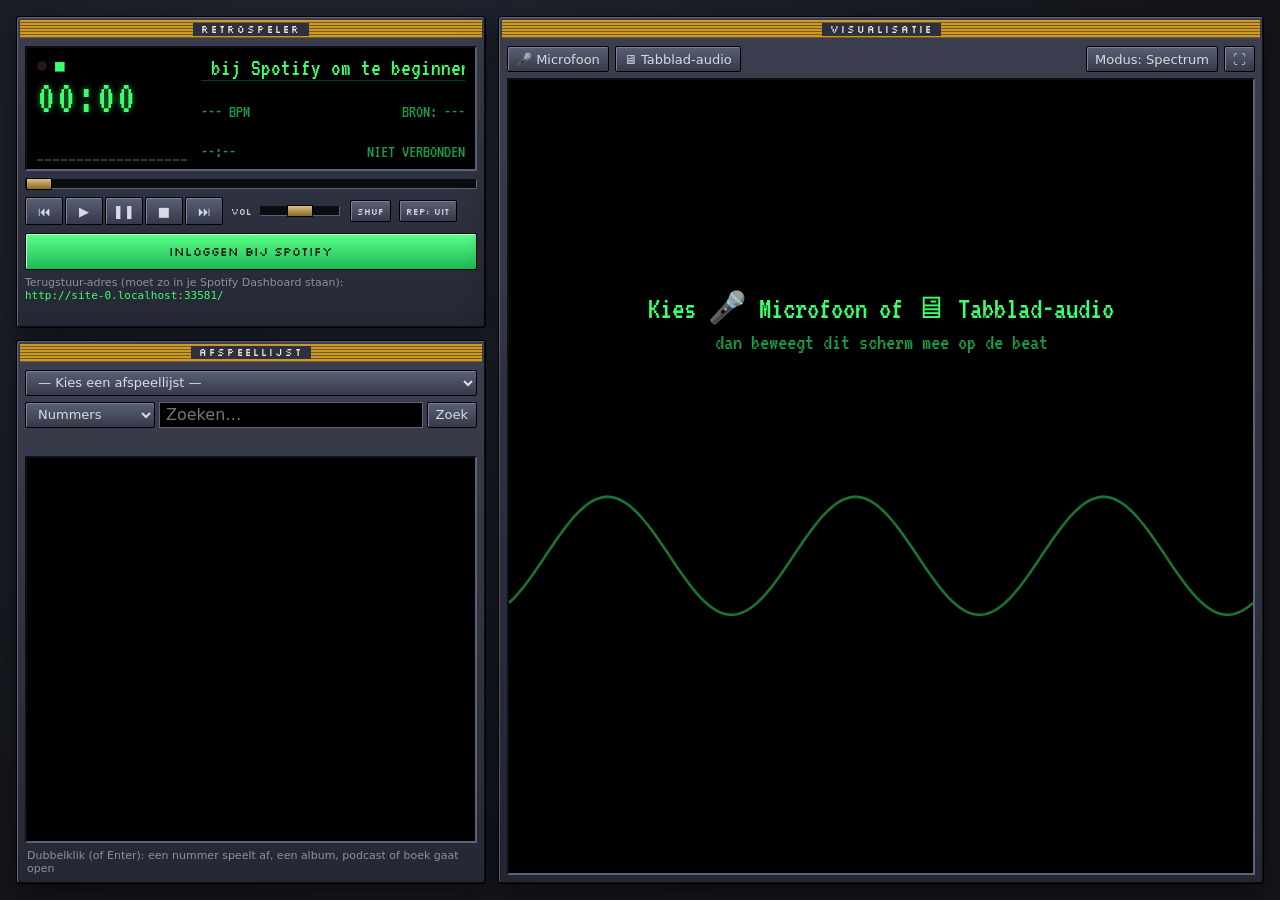
<file: index.html>
<!doctype html>
<html lang="nl">
<head>
  <meta charset="utf-8">
  <meta name="viewport" content="width=device-width, initial-scale=1">
  <title>Retrospeler</title>
  <link rel="preconnect" href="https://fonts.googleapis.com">
  <link rel="preconnect" href="https://fonts.gstatic.com" crossorigin>
  <link href="https://fonts.googleapis.com/css2?family=Silkscreen&family=VT323&display=swap" rel="stylesheet">
  <link rel="stylesheet" href="style.css">
</head>
<body>
  <main class="bureaublad">

    <!-- ========== Hoofdvenster: display en bediening ========== -->
    <section class="venster speler" aria-label="Speler">
      <header class="titelbalk">
        <span class="titel">RETROSPELER</span>
        <button id="knop-uitloggen" class="mini" title="Uitloggen" hidden>✕</button>
      </header>

      <div class="display">
        <div class="display-links">
          <div class="lampjes">
            <span id="lamp-beat" class="lamp" title="Knippert op de beat"></span>
            <span id="status-spelen">■</span>
          </div>
          <div id="tijd" class="tijd">00:00</div>
          <canvas id="mini-spectrum" width="76" height="18"></canvas>
        </div>
        <div class="display-rechts">
          <div id="marquee" class="marquee">Welkom bij de Retrospeler</div>
          <div class="info-regel">
            <span id="info-bpm">--- BPM</span>
            <span id="info-bron">BRON: ---</span>
          </div>
          <div class="info-regel">
            <span id="info-duur">--:--</span>
            <span id="info-apparaat">NIET VERBONDEN</span>
          </div>
        </div>
      </div>

      <input id="positie" class="schuif positie" type="range" min="0" max="1000" value="0" aria-label="Positie in het nummer">

      <div class="bediening">
        <div class="knoppen">
          <button id="knop-vorige" title="Vorige">⏮</button>
          <button id="knop-afspelen" title="Afspelen">▶</button>
          <button id="knop-pauze" title="Pauze">❚❚</button>
          <button id="knop-stop" title="Stop">■</button>
          <button id="knop-volgende" title="Volgende">⏭</button>
        </div>
        <label class="volume">VOL
          <input id="volume" class="schuif" type="range" min="0" max="100" value="50" aria-label="Volume">
        </label>
        <button id="knop-shuffle" class="schakel" title="Willekeurige volgorde">SHUF</button>
        <button id="knop-herhaal" class="schakel" title="Herhalen">REP: UIT</button>
      </div>

      <div id="inlog-blok" class="inlog-blok" hidden>
        <button id="knop-inloggen" class="groot">Inloggen bij Spotify</button>
        <p class="hint">Terugstuur-adres (moet zo in je Spotify Dashboard staan):<br>
          <code id="terugstuur-adres"></code></p>
      </div>
      <div id="melding" class="melding" role="status"></div>
    </section>

    <!-- ========== Visualisatievenster ========== -->
    <section class="venster visualisatie" aria-label="Visualisatie">
      <header class="titelbalk"><span class="titel">VISUALISATIE</span></header>
      <div class="werkbalk">
        <button id="knop-microfoon" title="Luister via de microfoon naar de muziek uit je speakers">🎤 Microfoon</button>
        <button id="knop-tabblad" title="Deel het geluid van dit tabblad (Chrome/Edge)">🖥 Tabblad-audio</button>
        <span class="opvulling"></span>
        <button id="knop-modus" title="Andere visualisatie">Modus: Spectrum</button>
        <button id="knop-volledig" title="Volledig scherm">⛶</button>
      </div>
      <div id="vis-houder" class="vis-houder">
        <canvas id="vis-canvas" title="Klik: andere modus · Dubbelklik: volledig scherm"></canvas>
      </div>
    </section>

    <!-- ========== Afspeellijstvenster ========== -->
    <section class="venster afspeellijst" aria-label="Afspeellijst">
      <header class="titelbalk"><span class="titel">AFSPEELLIJST</span></header>
      <div class="werkbalk">
        <select id="kies-lijst" aria-label="Kies een afspeellijst">
          <option value="">— Kies een afspeellijst —</option>
        </select>
        <form id="zoek-formulier" class="zoeken">
          <select id="zoek-soort" aria-label="Waar zoek je naar?">
            <option value="nummers">Nummers</option>
            <option value="albums">Albums</option>
            <option value="podcasts">Podcasts</option>
            <option value="luisterboeken">Luisterboeken</option>
          </select>
          <input id="zoekterm" type="search" placeholder="Zoeken…" aria-label="Zoekterm">
          <button type="submit">Zoek</button>
        </form>
      </div>
      <div class="lijst-kop">
        <button id="knop-terug" hidden>↩ Terug</button>
        <span id="lijst-titel"></span>
      </div>
      <ol id="nummers" class="nummers"></ol>
      <div class="lijst-voet">Dubbelklik (of Enter): een nummer speelt af, een album, podcast of boek gaat open</div>
    </section>

  </main>
  <script type="module" src="app.js"></script>
</body>
</html>
</file>
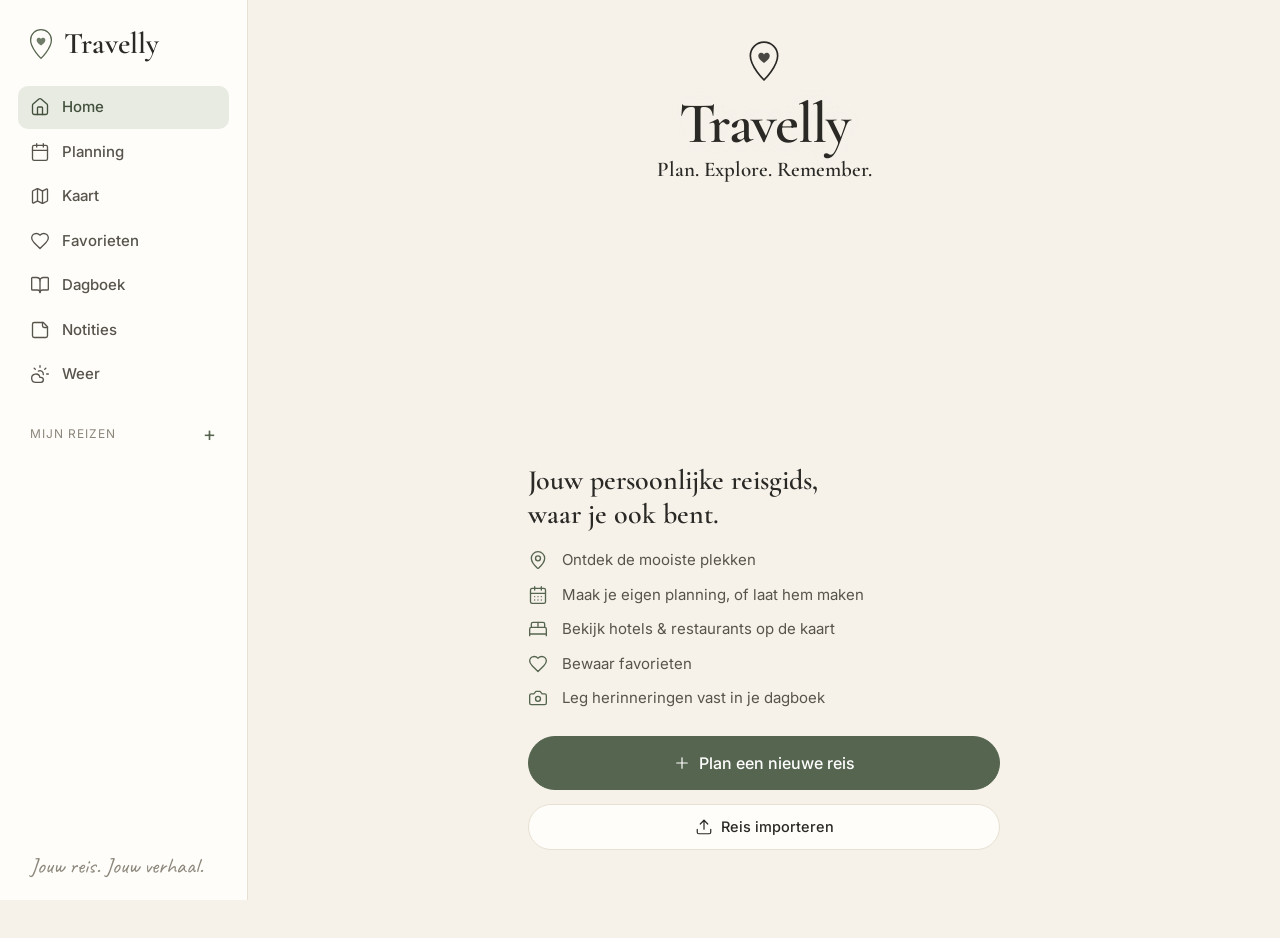
<file: travelly/index.html>
<!doctype html>
<html lang="nl">
<head>
  <meta charset="utf-8">
  <meta name="viewport" content="width=device-width, initial-scale=1, viewport-fit=cover">
  <title>Travelly – jouw persoonlijke reisgids</title>
  <meta name="description" content="Plan. Explore. Remember. Bezienswaardigheden, hotels, restaurants, slimme planning, weer en je eigen reisdagboek.">
  <meta name="theme-color" content="#F6F2EA">
  <meta name="color-scheme" content="light">
  <link rel="manifest" href="manifest.webmanifest">
  <link rel="icon" href="icons/icon.svg" type="image/svg+xml">
  <link rel="apple-touch-icon" href="icons/icon-180.png">
  <meta name="apple-mobile-web-app-capable" content="yes">
  <meta name="mobile-web-app-capable" content="yes">
  <meta name="apple-mobile-web-app-status-bar-style" content="default">
  <meta name="apple-mobile-web-app-title" content="Travelly">
  <link rel="preconnect" href="https://fonts.googleapis.com">
  <link rel="preconnect" href="https://fonts.gstatic.com" crossorigin>
  <link href="https://fonts.googleapis.com/css2?family=Cormorant+Garamond:ital,wght@0,500;0,600;1,500&family=Inter:wght@400;500;600&family=Caveat:wght@500&display=swap" rel="stylesheet">
  <link rel="stylesheet" href="vendor/leaflet.css">
  <link rel="stylesheet" href="css/app.css">
</head>
<body>
  <aside class="side">
    <a class="side-brand" href="#/">
      <svg class="logo" viewBox="0 0 32 40" aria-hidden="true"><path d="M16 38s13-12.6 13-23A13 13 0 0 0 3 15c0 10.4 13 23 13 23Z" fill="none" stroke="currentColor" stroke-width="1.6"/><path d="M16 22c-3-2.3-5.5-4.3-5.5-7a2.9 2.9 0 0 1 5.5-1.2A2.9 2.9 0 0 1 21.5 15c0 2.7-2.5 4.7-5.5 7Z" fill="currentColor" opacity=".85"/></svg>
      <span>Travelly</span>
    </a>
    <nav class="side-nav">
      <a data-nav="home" href="#/"><svg class="ic" viewBox="0 0 24 24" fill="none" stroke="currentColor" stroke-width="1.6" stroke-linecap="round" stroke-linejoin="round"><path d="M15 21v-8a1 1 0 0 0-1-1h-4a1 1 0 0 0-1 1v8"/><path d="M3 10a2 2 0 0 1 .709-1.528l7-5.999a2 2 0 0 1 2.582 0l7 5.999A2 2 0 0 1 21 10v9a2 2 0 0 1-2 2H5a2 2 0 0 1-2-2z"/></svg>Home</a>
      <a data-nav="planning" href="#/"><svg class="ic" viewBox="0 0 24 24" fill="none" stroke="currentColor" stroke-width="1.6" stroke-linecap="round" stroke-linejoin="round"><path d="M8 2v4"/><path d="M16 2v4"/><rect width="18" height="18" x="3" y="4" rx="2"/><path d="M3 10h18"/></svg>Planning</a>
      <a data-nav="kaart" href="#/"><svg class="ic" viewBox="0 0 24 24" fill="none" stroke="currentColor" stroke-width="1.6" stroke-linecap="round" stroke-linejoin="round"><path d="M14.106 5.553a2 2 0 0 0 1.788 0l3.659-1.83A1 1 0 0 1 21 4.619v12.764a1 1 0 0 1-.553.894l-4.553 2.277a2 2 0 0 1-1.788 0l-4.212-2.106a2 2 0 0 0-1.788 0l-3.659 1.83A1 1 0 0 1 3 19.381V6.618a1 1 0 0 1 .553-.894l4.553-2.277a2 2 0 0 1 1.788 0z"/><path d="M15 5.764v15"/><path d="M9 3.236v15"/></svg>Kaart</a>
      <a data-nav="favorieten" href="#/"><svg class="ic" viewBox="0 0 24 24" fill="none" stroke="currentColor" stroke-width="1.6" stroke-linecap="round" stroke-linejoin="round"><path d="M19 14c1.49-1.46 3-3.21 3-5.5A5.5 5.5 0 0 0 16.5 3c-1.76 0-3 .5-4.5 2-1.5-1.5-2.74-2-4.5-2A5.5 5.5 0 0 0 2 8.5c0 2.3 1.5 4.05 3 5.5l7 7Z"/></svg>Favorieten</a>
      <a data-nav="dagboek" href="#/"><svg class="ic" viewBox="0 0 24 24" fill="none" stroke="currentColor" stroke-width="1.6" stroke-linecap="round" stroke-linejoin="round"><path d="M12 7v14"/><path d="M3 18a1 1 0 0 1-1-1V4a1 1 0 0 1 1-1h5a4 4 0 0 1 4 4 4 4 0 0 1 4-4h5a1 1 0 0 1 1 1v13a1 1 0 0 1-1 1h-6a3 3 0 0 0-3 3 3 3 0 0 0-3-3z"/></svg>Dagboek</a>
      <a data-nav="notities" href="#/"><svg class="ic" viewBox="0 0 24 24" fill="none" stroke="currentColor" stroke-width="1.6" stroke-linecap="round" stroke-linejoin="round"><path d="M16 3H5a2 2 0 0 0-2 2v14a2 2 0 0 0 2 2h14a2 2 0 0 0 2-2V8Z"/><path d="M15 3v4a2 2 0 0 0 2 2h4"/></svg>Notities</a>
      <a data-nav="weer" href="#/"><svg class="ic" viewBox="0 0 24 24" fill="none" stroke="currentColor" stroke-width="1.6" stroke-linecap="round" stroke-linejoin="round"><path d="M12 2v2"/><path d="m4.93 4.93 1.41 1.41"/><path d="M20 12h2"/><path d="m19.07 4.93-1.41 1.41"/><path d="M15.947 12.65a4 4 0 0 0-5.925-4.128"/><path d="M13 22H7a5 5 0 1 1 4.9-6H13a3 3 0 0 1 0 6Z"/></svg>Weer</a>
    </nav>
    <div class="side-trips">
      <div class="side-h"><span>Mijn reizen</span><a href="#/nieuw" aria-label="Nieuwe reis">+</a></div>
      <div id="side-trips"></div>
    </div>
    <p class="side-foot">Jouw reis. Jouw verhaal.</p>
  </aside>

  <main id="view" class="view"></main>

  <nav class="tabbar" aria-label="Hoofdmenu">
    <a data-nav="home" href="#/"><svg class="ic" viewBox="0 0 24 24" fill="none" stroke="currentColor" stroke-width="1.6" stroke-linecap="round" stroke-linejoin="round"><path d="M15 21v-8a1 1 0 0 0-1-1h-4a1 1 0 0 0-1 1v8"/><path d="M3 10a2 2 0 0 1 .709-1.528l7-5.999a2 2 0 0 1 2.582 0l7 5.999A2 2 0 0 1 21 10v9a2 2 0 0 1-2 2H5a2 2 0 0 1-2-2z"/></svg><span>Home</span></a>
    <a data-nav="planning" href="#/"><svg class="ic" viewBox="0 0 24 24" fill="none" stroke="currentColor" stroke-width="1.6" stroke-linecap="round" stroke-linejoin="round"><path d="M8 2v4"/><path d="M16 2v4"/><rect width="18" height="18" x="3" y="4" rx="2"/><path d="M3 10h18"/></svg><span>Planning</span></a>
    <a data-nav="favorieten" href="#/"><svg class="ic" viewBox="0 0 24 24" fill="none" stroke="currentColor" stroke-width="1.6" stroke-linecap="round" stroke-linejoin="round"><path d="M19 14c1.49-1.46 3-3.21 3-5.5A5.5 5.5 0 0 0 16.5 3c-1.76 0-3 .5-4.5 2-1.5-1.5-2.74-2-4.5-2A5.5 5.5 0 0 0 2 8.5c0 2.3 1.5 4.05 3 5.5l7 7Z"/></svg><span>Favorieten</span></a>
    <a data-nav="dagboek" href="#/"><svg class="ic" viewBox="0 0 24 24" fill="none" stroke="currentColor" stroke-width="1.6" stroke-linecap="round" stroke-linejoin="round"><path d="M12 7v14"/><path d="M3 18a1 1 0 0 1-1-1V4a1 1 0 0 1 1-1h5a4 4 0 0 1 4 4 4 4 0 0 1 4-4h5a1 1 0 0 1 1 1v13a1 1 0 0 1-1 1h-6a3 3 0 0 0-3 3 3 3 0 0 0-3-3z"/></svg><span>Dagboek</span></a>
    <a data-nav="meer" href="#/meer"><svg class="ic" viewBox="0 0 24 24" fill="none" stroke="currentColor" stroke-width="1.6" stroke-linecap="round" stroke-linejoin="round"><circle cx="12" cy="12" r="1"/><circle cx="19" cy="12" r="1"/><circle cx="5" cy="12" r="1"/></svg><span>Meer</span></a>
  </nav>

  <script src="vendor/leaflet.js"></script>
  <script type="module" src="js/app.js"></script>
</body>
</html>
</file>
<file: style.css>
/* style.css – het uiterlijk: een retro muziekspeler uit de jaren '90 */

:root {
  --bureau: #14161c;
  --paneel-licht: #5c6278;
  --paneel-donker: #0e0f13;
  --lcd-tekst: #3cff6e;
  --lcd-dim: #1c9a45;
  --accent: #ffb000;
  --tekst: #d8dbe6;
  --streep-a: #7a5a14;
  --streep-b: #c99a2a;
}

* {
  box-sizing: border-box;
}

body {
  margin: 0;
  min-height: 100vh;
  background: radial-gradient(circle at 30% 20%, #232733, var(--bureau) 70%);
  color: var(--tekst);
  font-family: "Segoe UI", system-ui, sans-serif;
}

button,
select,
input {
  font: inherit;
}

/* ---------- indeling ---------- */

.bureaublad {
  display: grid;
  grid-template-columns: minmax(340px, 470px) 1fr;
  grid-template-rows: auto 1fr;
  grid-template-areas:
    "speler visualisatie"
    "lijst  visualisatie";
  gap: 12px;
  padding: 16px;
  height: 100vh;
}

.speler { grid-area: speler; }
.visualisatie { grid-area: visualisatie; }
.afspeellijst { grid-area: lijst; min-height: 0; }

@media (max-width: 860px) {
  .bureaublad {
    grid-template-columns: 1fr;
    grid-template-rows: auto auto auto;
    grid-template-areas: "speler" "visualisatie" "lijst";
    height: auto;
  }
  .vis-houder { height: 60vw; min-height: 240px; }
  .nummers { max-height: 60vh; }
}

/* ---------- vensters ---------- */

.venster {
  display: flex;
  flex-direction: column;
  min-width: 0;
  background: linear-gradient(#3a3e4e, #252834);
  border: 1px solid #000;
  border-radius: 3px;
  box-shadow:
    inset 1px 1px 0 var(--paneel-licht),
    inset -1px -1px 0 var(--paneel-donker),
    0 10px 30px rgba(0, 0, 0, 0.5);
}

.titelbalk {
  position: relative;
  display: flex;
  align-items: center;
  justify-content: center;
  height: 18px;
  margin: 3px 3px 0;
  background: repeating-linear-gradient(0deg, var(--streep-a) 0 1px, var(--streep-b) 1px 3px);
}

.titelbalk .titel {
  padding: 0 8px;
  background: #2d3040;
  font-family: "Silkscreen", monospace;
  font-size: 10px;
  letter-spacing: 2px;
  color: #f0e6c8;
}

.titelbalk .mini {
  position: absolute;
  right: 2px;
  width: 16px;
  height: 14px;
  padding: 0;
  font-size: 9px;
  line-height: 1;
}

/* ---------- display ---------- */

.display {
  display: grid;
  grid-template-columns: auto 1fr;
  gap: 12px;
  margin: 8px;
  padding: 8px 10px;
  background: #000;
  border: 2px solid;
  border-color: var(--paneel-donker) var(--paneel-licht) var(--paneel-licht) var(--paneel-donker);
  font-family: "VT323", monospace;
  color: var(--lcd-tekst);
}

.lampjes {
  display: flex;
  align-items: center;
  gap: 8px;
  font-size: 16px;
}

.lamp {
  display: inline-block;
  width: 10px;
  height: 10px;
  border-radius: 50%;
  background: #2a1414;
  transition: background 0.05s;
}

.lamp.aan {
  background: #ff3b3b;
  box-shadow: 0 0 8px #ff3b3b;
}

.tijd {
  font-size: 46px;
  line-height: 1;
  letter-spacing: 2px;
  text-shadow: 0 0 6px rgba(60, 255, 110, 0.6);
}

#mini-spectrum {
  display: block;
  width: 152px;
  height: 36px;
  margin-top: 4px;
  image-rendering: pixelated;
}

.display-rechts {
  display: flex;
  flex-direction: column;
  justify-content: space-between;
  min-width: 0;
}

.marquee {
  overflow: hidden;
  white-space: pre;
  font-size: 24px;
  border-bottom: 1px solid #0b3a1a;
}

.info-regel {
  display: flex;
  justify-content: space-between;
  gap: 8px;
  font-size: 18px;
  color: var(--lcd-dim);
}

/* ---------- schuifjes ---------- */

.schuif {
  appearance: none;
  -webkit-appearance: none;
  height: 10px;
  background: #0b0c10;
  border: 1px solid;
  border-color: var(--paneel-donker) var(--paneel-licht) var(--paneel-licht) var(--paneel-donker);
  cursor: pointer;
}

.schuif::-webkit-slider-thumb {
  -webkit-appearance: none;
  width: 26px;
  height: 12px;
  background: linear-gradient(#d9c08a, #8a6a1a);
  border: 1px solid #000;
}

.schuif::-moz-range-thumb {
  width: 26px;
  height: 12px;
  background: linear-gradient(#d9c08a, #8a6a1a);
  border: 1px solid #000;
  border-radius: 0;
}

.positie {
  margin: 0 8px;
}

/* ---------- knoppen ---------- */

button,
select {
  color: var(--tekst);
  background: linear-gradient(#5a6075, #353949);
  border: 1px solid #000;
  border-radius: 2px;
  box-shadow: inset 1px 1px 0 #7a809a;
  cursor: pointer;
}

button:active {
  background: linear-gradient(#2c2f3b, #444a5c);
  box-shadow: inset 1px 1px 2px #000;
}

button:focus-visible,
select:focus-visible,
input:focus-visible,
li:focus-visible {
  outline: 2px solid var(--accent);
  outline-offset: 1px;
}

.bediening {
  display: flex;
  flex-wrap: wrap;
  align-items: center;
  gap: 8px;
  padding: 8px;
}

.knoppen {
  display: flex;
  gap: 2px;
}

.knoppen button {
  width: 38px;
  height: 28px;
  font-size: 13px;
}

.volume {
  display: flex;
  align-items: center;
  gap: 6px;
  font-family: "Silkscreen", monospace;
  font-size: 9px;
}

.volume .schuif {
  width: 80px;
}

.schakel {
  height: 22px;
  padding: 0 6px;
  font-family: "Silkscreen", monospace;
  font-size: 9px;
  white-space: nowrap;
}

.schakel.aan,
.werkbalk button.aan {
  color: var(--accent);
  text-shadow: 0 0 6px var(--accent);
}

.inlog-blok {
  padding: 0 8px 8px;
}

.groot {
  width: 100%;
  padding: 10px;
  font-family: "Silkscreen", monospace;
  font-size: 12px;
  color: #10220f;
  background: linear-gradient(#5dff8a, #1db954);
  box-shadow: inset 1px 1px 0 #b8ffd0;
}

.hint {
  margin: 6px 0 0;
  font-size: 11px;
  color: #8a90a4;
}

.hint code {
  color: var(--lcd-tekst);
  user-select: all;
  word-break: break-all;
}

.melding {
  min-height: 1.4em;
  padding: 0 10px 8px;
  font-size: 12px;
  color: #aab0c4;
}

.melding.fout {
  color: #ff8a7a;
}

/* ---------- werkbalken ---------- */

.werkbalk {
  display: flex;
  flex-wrap: wrap;
  align-items: center;
  gap: 6px;
  padding: 8px 8px 6px;
}

.werkbalk button,
.werkbalk select {
  height: 26px;
  padding: 0 8px;
  font-size: 13px;
}

.werkbalk select {
  flex: 1 1 160px;
  min-width: 0;
}

.opvulling {
  flex: 1;
}

.zoeken {
  display: flex;
  flex: 1 1 180px;
  gap: 4px;
}

.zoeken select {
  flex: 0 0 auto;
}

.lijst-kop {
  display: flex;
  align-items: center;
  gap: 8px;
  min-height: 22px;
  padding: 0 8px 4px;
  font-size: 12px;
  color: #aab0c4;
}

.lijst-kop button {
  height: 22px;
  padding: 0 8px;
  font-size: 12px;
}

#lijst-titel {
  overflow: hidden;
  white-space: nowrap;
  text-overflow: ellipsis;
}

.nummers li.map .duur {
  color: var(--lcd-dim);
}

.zoeken input {
  flex: 1;
  min-width: 0;
  height: 26px;
  padding: 0 6px;
  color: var(--lcd-tekst);
  background: #000;
  border: 1px solid var(--paneel-licht);
}

/* ---------- visualisatie ---------- */

.vis-houder {
  position: relative;
  flex: 1;
  min-height: 260px;
  margin: 0 8px 8px;
  background: #000;
  border: 2px solid;
  border-color: var(--paneel-donker) var(--paneel-licht) var(--paneel-licht) var(--paneel-donker);
}

.vis-houder:fullscreen {
  margin: 0;
  border: 0;
}

#vis-canvas {
  position: absolute;
  inset: 0;
  width: 100%;
  height: 100%;
  cursor: pointer;
}

/* ---------- afspeellijst ---------- */

.nummers {
  flex: 1;
  min-height: 120px;
  margin: 0 8px;
  padding: 4px 0;
  overflow-y: auto;
  list-style: none;
  background: #000;
  border: 2px solid;
  border-color: var(--paneel-donker) var(--paneel-licht) var(--paneel-licht) var(--paneel-donker);
  font-family: "VT323", monospace;
  font-size: 20px;
  color: var(--lcd-tekst);
}

.nummers li {
  display: flex;
  justify-content: space-between;
  gap: 12px;
  padding: 0 8px;
  white-space: nowrap;
  cursor: default;
  user-select: none;
}

.nummers li:hover {
  background: #0b2a14;
}

.nummers li.speelt {
  color: #ffffff;
  background: #1d3a8a;
}

.nummers .titel {
  overflow: hidden;
  text-overflow: ellipsis;
}

.lijst-voet {
  padding: 6px 10px 8px;
  font-size: 11px;
  color: #8a90a4;
}
</file>
<file: travelly/vendor/leaflet.css>
/* required styles */

.leaflet-pane,
.leaflet-tile,
.leaflet-marker-icon,
.leaflet-marker-shadow,
.leaflet-tile-container,
.leaflet-pane > svg,
.leaflet-pane > canvas,
.leaflet-zoom-box,
.leaflet-image-layer,
.leaflet-layer {
	position: absolute;
	left: 0;
	top: 0;
	}
.leaflet-container {
	overflow: hidden;
	}
.leaflet-tile,
.leaflet-marker-icon,
.leaflet-marker-shadow {
	-webkit-user-select: none;
	   -moz-user-select: none;
	        user-select: none;
	  -webkit-user-drag: none;
	}
/* Prevents IE11 from highlighting tiles in blue */
.leaflet-tile::selection {
	background: transparent;
}
/* Safari renders non-retina tile on retina better with this, but Chrome is worse */
.leaflet-safari .leaflet-tile {
	image-rendering: -webkit-optimize-contrast;
	}
/* hack that prevents hw layers "stretching" when loading new tiles */
.leaflet-safari .leaflet-tile-container {
	width: 1600px;
	height: 1600px;
	-webkit-transform-origin: 0 0;
	}
.leaflet-marker-icon,
.leaflet-marker-shadow {
	display: block;
	}
/* .leaflet-container svg: reset svg max-width decleration shipped in Joomla! (joomla.org) 3.x */
/* .leaflet-container img: map is broken in FF if you have max-width: 100% on tiles */
.leaflet-container .leaflet-overlay-pane svg {
	max-width: none !important;
	max-height: none !important;
	}
.leaflet-container .leaflet-marker-pane img,
.leaflet-container .leaflet-shadow-pane img,
.leaflet-container .leaflet-tile-pane img,
.leaflet-container img.leaflet-image-layer,
.leaflet-container .leaflet-tile {
	max-width: none !important;
	max-height: none !important;
	width: auto;
	padding: 0;
	}

.leaflet-container img.leaflet-tile {
	/* See: https://bugs.chromium.org/p/chromium/issues/detail?id=600120 */
	mix-blend-mode: plus-lighter;
}

.leaflet-container.leaflet-touch-zoom {
	-ms-touch-action: pan-x pan-y;
	touch-action: pan-x pan-y;
	}
.leaflet-container.leaflet-touch-drag {
	-ms-touch-action: pinch-zoom;
	/* Fallback for FF which doesn't support pinch-zoom */
	touch-action: none;
	touch-action: pinch-zoom;
}
.leaflet-container.leaflet-touch-drag.leaflet-touch-zoom {
	-ms-touch-action: none;
	touch-action: none;
}
.leaflet-container {
	-webkit-tap-highlight-color: transparent;
}
.leaflet-container a {
	-webkit-tap-highlight-color: rgba(51, 181, 229, 0.4);
}
.leaflet-tile {
	filter: inherit;
	visibility: hidden;
	}
.leaflet-tile-loaded {
	visibility: inherit;
	}
.leaflet-zoom-box {
	width: 0;
	height: 0;
	-moz-box-sizing: border-box;
	     box-sizing: border-box;
	z-index: 800;
	}
/* workaround for https://bugzilla.mozilla.org/show_bug.cgi?id=888319 */
.leaflet-overlay-pane svg {
	-moz-user-select: none;
	}

.leaflet-pane         { z-index: 400; }

.leaflet-tile-pane    { z-index: 200; }
.leaflet-overlay-pane { z-index: 400; }
.leaflet-shadow-pane  { z-index: 500; }
.leaflet-marker-pane  { z-index: 600; }
.leaflet-tooltip-pane   { z-index: 650; }
.leaflet-popup-pane   { z-index: 700; }

.leaflet-map-pane canvas { z-index: 100; }
.leaflet-map-pane svg    { z-index: 200; }

.leaflet-vml-shape {
	width: 1px;
	height: 1px;
	}
.lvml {
	behavior: url(#default#VML);
	display: inline-block;
	position: absolute;
	}


/* control positioning */

.leaflet-control {
	position: relative;
	z-index: 800;
	pointer-events: visiblePainted; /* IE 9-10 doesn't have auto */
	pointer-events: auto;
	}
.leaflet-top,
.leaflet-bottom {
	position: absolute;
	z-index: 1000;
	pointer-events: none;
	}
.leaflet-top {
	top: 0;
	}
.leaflet-right {
	right: 0;
	}
.leaflet-bottom {
	bottom: 0;
	}
.leaflet-left {
	left: 0;
	}
.leaflet-control {
	float: left;
	clear: both;
	}
.leaflet-right .leaflet-control {
	float: right;
	}
.leaflet-top .leaflet-control {
	margin-top: 10px;
	}
.leaflet-bottom .leaflet-control {
	margin-bottom: 10px;
	}
.leaflet-left .leaflet-control {
	margin-left: 10px;
	}
.leaflet-right .leaflet-control {
	margin-right: 10px;
	}


/* zoom and fade animations */

.leaflet-fade-anim .leaflet-popup {
	opacity: 0;
	-webkit-transition: opacity 0.2s linear;
	   -moz-transition: opacity 0.2s linear;
	        transition: opacity 0.2s linear;
	}
.leaflet-fade-anim .leaflet-map-pane .leaflet-popup {
	opacity: 1;
	}
.leaflet-zoom-animated {
	-webkit-transform-origin: 0 0;
	    -ms-transform-origin: 0 0;
	        transform-origin: 0 0;
	}
svg.leaflet-zoom-animated {
	will-change: transform;
}

.leaflet-zoom-anim .leaflet-zoom-animated {
	-webkit-transition: -webkit-transform 0.25s cubic-bezier(0,0,0.25,1);
	   -moz-transition:    -moz-transform 0.25s cubic-bezier(0,0,0.25,1);
	        transition:         transform 0.25s cubic-bezier(0,0,0.25,1);
	}
.leaflet-zoom-anim .leaflet-tile,
.leaflet-pan-anim .leaflet-tile {
	-webkit-transition: none;
	   -moz-transition: none;
	        transition: none;
	}

.leaflet-zoom-anim .leaflet-zoom-hide {
	visibility: hidden;
	}


/* cursors */

.leaflet-interactive {
	cursor: pointer;
	}
.leaflet-grab {
	cursor: -webkit-grab;
	cursor:    -moz-grab;
	cursor:         grab;
	}
.leaflet-crosshair,
.leaflet-crosshair .leaflet-interactive {
	cursor: crosshair;
	}
.leaflet-popup-pane,
.leaflet-control {
	cursor: auto;
	}
.leaflet-dragging .leaflet-grab,
.leaflet-dragging .leaflet-grab .leaflet-interactive,
.leaflet-dragging .leaflet-marker-draggable {
	cursor: move;
	cursor: -webkit-grabbing;
	cursor:    -moz-grabbing;
	cursor:         grabbing;
	}

/* marker & overlays interactivity */
.leaflet-marker-icon,
.leaflet-marker-shadow,
.leaflet-image-layer,
.leaflet-pane > svg path,
.leaflet-tile-container {
	pointer-events: none;
	}

.leaflet-marker-icon.leaflet-interactive,
.leaflet-image-layer.leaflet-interactive,
.leaflet-pane > svg path.leaflet-interactive,
svg.leaflet-image-layer.leaflet-interactive path {
	pointer-events: visiblePainted; /* IE 9-10 doesn't have auto */
	pointer-events: auto;
	}

/* visual tweaks */

.leaflet-container {
	background: #ddd;
	outline-offset: 1px;
	}
.leaflet-container a {
	color: #0078A8;
	}
.leaflet-zoom-box {
	border: 2px dotted #38f;
	background: rgba(255,255,255,0.5);
	}


/* general typography */
.leaflet-container {
	font-family: "Helvetica Neue", Arial, Helvetica, sans-serif;
	font-size: 12px;
	font-size: 0.75rem;
	line-height: 1.5;
	}


/* general toolbar styles */

.leaflet-bar {
	box-shadow: 0 1px 5px rgba(0,0,0,0.65);
	border-radius: 4px;
	}
.leaflet-bar a {
	background-color: #fff;
	border-bottom: 1px solid #ccc;
	width: 26px;
	height: 26px;
	line-height: 26px;
	display: block;
	text-align: center;
	text-decoration: none;
	color: black;
	}
.leaflet-bar a,
.leaflet-control-layers-toggle {
	background-position: 50% 50%;
	background-repeat: no-repeat;
	display: block;
	}
.leaflet-bar a:hover,
.leaflet-bar a:focus {
	background-color: #f4f4f4;
	}
.leaflet-bar a:first-child {
	border-top-left-radius: 4px;
	border-top-right-radius: 4px;
	}
.leaflet-bar a:last-child {
	border-bottom-left-radius: 4px;
	border-bottom-right-radius: 4px;
	border-bottom: none;
	}
.leaflet-bar a.leaflet-disabled {
	cursor: default;
	background-color: #f4f4f4;
	color: #bbb;
	}

.leaflet-touch .leaflet-bar a {
	width: 30px;
	height: 30px;
	line-height: 30px;
	}
.leaflet-touch .leaflet-bar a:first-child {
	border-top-left-radius: 2px;
	border-top-right-radius: 2px;
	}
.leaflet-touch .leaflet-bar a:last-child {
	border-bottom-left-radius: 2px;
	border-bottom-right-radius: 2px;
	}

/* zoom control */

.leaflet-control-zoom-in,
.leaflet-control-zoom-out {
	font: bold 18px 'Lucida Console', Monaco, monospace;
	text-indent: 1px;
	}

.leaflet-touch .leaflet-control-zoom-in, .leaflet-touch .leaflet-control-zoom-out  {
	font-size: 22px;
	}


/* layers control */

.leaflet-control-layers {
	box-shadow: 0 1px 5px rgba(0,0,0,0.4);
	background: #fff;
	border-radius: 5px;
	}
.leaflet-control-layers-toggle {
	background-image: url(images/layers.png);
	width: 36px;
	height: 36px;
	}
.leaflet-retina .leaflet-control-layers-toggle {
	background-image: url(images/layers-2x.png);
	background-size: 26px 26px;
	}
.leaflet-touch .leaflet-control-layers-toggle {
	width: 44px;
	height: 44px;
	}
.leaflet-control-layers .leaflet-control-layers-list,
.leaflet-control-layers-expanded .leaflet-control-layers-toggle {
	display: none;
	}
.leaflet-control-layers-expanded .leaflet-control-layers-list {
	display: block;
	position: relative;
	}
.leaflet-control-layers-expanded {
	padding: 6px 10px 6px 6px;
	color: #333;
	background: #fff;
	}
.leaflet-control-layers-scrollbar {
	overflow-y: scroll;
	overflow-x: hidden;
	padding-right: 5px;
	}
.leaflet-control-layers-selector {
	margin-top: 2px;
	position: relative;
	top: 1px;
	}
.leaflet-control-layers label {
	display: block;
	font-size: 13px;
	font-size: 1.08333em;
	}
.leaflet-control-layers-separator {
	height: 0;
	border-top: 1px solid #ddd;
	margin: 5px -10px 5px -6px;
	}

/* Default icon URLs */
.leaflet-default-icon-path { /* used only in path-guessing heuristic, see L.Icon.Default */
	background-image: url(images/marker-icon.png);
	}


/* attribution and scale controls */

.leaflet-container .leaflet-control-attribution {
	background: #fff;
	background: rgba(255, 255, 255, 0.8);
	margin: 0;
	}
.leaflet-control-attribution,
.leaflet-control-scale-line {
	padding: 0 5px;
	color: #333;
	line-height: 1.4;
	}
.leaflet-control-attribution a {
	text-decoration: none;
	}
.leaflet-control-attribution a:hover,
.leaflet-control-attribution a:focus {
	text-decoration: underline;
	}
.leaflet-attribution-flag {
	display: inline !important;
	vertical-align: baseline !important;
	width: 1em;
	height: 0.6669em;
	}
.leaflet-left .leaflet-control-scale {
	margin-left: 5px;
	}
.leaflet-bottom .leaflet-control-scale {
	margin-bottom: 5px;
	}
.leaflet-control-scale-line {
	border: 2px solid #777;
	border-top: none;
	line-height: 1.1;
	padding: 2px 5px 1px;
	white-space: nowrap;
	-moz-box-sizing: border-box;
	     box-sizing: border-box;
	background: rgba(255, 255, 255, 0.8);
	text-shadow: 1px 1px #fff;
	}
.leaflet-control-scale-line:not(:first-child) {
	border-top: 2px solid #777;
	border-bottom: none;
	margin-top: -2px;
	}
.leaflet-control-scale-line:not(:first-child):not(:last-child) {
	border-bottom: 2px solid #777;
	}

.leaflet-touch .leaflet-control-attribution,
.leaflet-touch .leaflet-control-layers,
.leaflet-touch .leaflet-bar {
	box-shadow: none;
	}
.leaflet-touch .leaflet-control-layers,
.leaflet-touch .leaflet-bar {
	border: 2px solid rgba(0,0,0,0.2);
	background-clip: padding-box;
	}


/* popup */

.leaflet-popup {
	position: absolute;
	text-align: center;
	margin-bottom: 20px;
	}
.leaflet-popup-content-wrapper {
	padding: 1px;
	text-align: left;
	border-radius: 12px;
	}
.leaflet-popup-content {
	margin: 13px 24px 13px 20px;
	line-height: 1.3;
	font-size: 13px;
	font-size: 1.08333em;
	min-height: 1px;
	}
.leaflet-popup-content p {
	margin: 17px 0;
	margin: 1.3em 0;
	}
.leaflet-popup-tip-container {
	width: 40px;
	height: 20px;
	position: absolute;
	left: 50%;
	margin-top: -1px;
	margin-left: -20px;
	overflow: hidden;
	pointer-events: none;
	}
.leaflet-popup-tip {
	width: 17px;
	height: 17px;
	padding: 1px;

	margin: -10px auto 0;
	pointer-events: auto;

	-webkit-transform: rotate(45deg);
	   -moz-transform: rotate(45deg);
	    -ms-transform: rotate(45deg);
	        transform: rotate(45deg);
	}
.leaflet-popup-content-wrapper,
.leaflet-popup-tip {
	background: white;
	color: #333;
	box-shadow: 0 3px 14px rgba(0,0,0,0.4);
	}
.leaflet-container a.leaflet-popup-close-button {
	position: absolute;
	top: 0;
	right: 0;
	border: none;
	text-align: center;
	width: 24px;
	height: 24px;
	font: 16px/24px Tahoma, Verdana, sans-serif;
	color: #757575;
	text-decoration: none;
	background: transparent;
	}
.leaflet-container a.leaflet-popup-close-button:hover,
.leaflet-container a.leaflet-popup-close-button:focus {
	color: #585858;
	}
.leaflet-popup-scrolled {
	overflow: auto;
	}

.leaflet-oldie .leaflet-popup-content-wrapper {
	-ms-zoom: 1;
	}
.leaflet-oldie .leaflet-popup-tip {
	width: 24px;
	margin: 0 auto;

	-ms-filter: "progid:DXImageTransform.Microsoft.Matrix(M11=0.70710678, M12=0.70710678, M21=-0.70710678, M22=0.70710678)";
	filter: progid:DXImageTransform.Microsoft.Matrix(M11=0.70710678, M12=0.70710678, M21=-0.70710678, M22=0.70710678);
	}

.leaflet-oldie .leaflet-control-zoom,
.leaflet-oldie .leaflet-control-layers,
.leaflet-oldie .leaflet-popup-content-wrapper,
.leaflet-oldie .leaflet-popup-tip {
	border: 1px solid #999;
	}


/* div icon */

.leaflet-div-icon {
	background: #fff;
	border: 1px solid #666;
	}


/* Tooltip */
/* Base styles for the element that has a tooltip */
.leaflet-tooltip {
	position: absolute;
	padding: 6px;
	background-color: #fff;
	border: 1px solid #fff;
	border-radius: 3px;
	color: #222;
	white-space: nowrap;
	-webkit-user-select: none;
	-moz-user-select: none;
	-ms-user-select: none;
	user-select: none;
	pointer-events: none;
	box-shadow: 0 1px 3px rgba(0,0,0,0.4);
	}
.leaflet-tooltip.leaflet-interactive {
	cursor: pointer;
	pointer-events: auto;
	}
.leaflet-tooltip-top:before,
.leaflet-tooltip-bottom:before,
.leaflet-tooltip-left:before,
.leaflet-tooltip-right:before {
	position: absolute;
	pointer-events: none;
	border: 6px solid transparent;
	background: transparent;
	content: "";
	}

/* Directions */

.leaflet-tooltip-bottom {
	margin-top: 6px;
}
.leaflet-tooltip-top {
	margin-top: -6px;
}
.leaflet-tooltip-bottom:before,
.leaflet-tooltip-top:before {
	left: 50%;
	margin-left: -6px;
	}
.leaflet-tooltip-top:before {
	bottom: 0;
	margin-bottom: -12px;
	border-top-color: #fff;
	}
.leaflet-tooltip-bottom:before {
	top: 0;
	margin-top: -12px;
	margin-left: -6px;
	border-bottom-color: #fff;
	}
.leaflet-tooltip-left {
	margin-left: -6px;
}
.leaflet-tooltip-right {
	margin-left: 6px;
}
.leaflet-tooltip-left:before,
.leaflet-tooltip-right:before {
	top: 50%;
	margin-top: -6px;
	}
.leaflet-tooltip-left:before {
	right: 0;
	margin-right: -12px;
	border-left-color: #fff;
	}
.leaflet-tooltip-right:before {
	left: 0;
	margin-left: -12px;
	border-right-color: #fff;
	}

/* Printing */

@media print {
	/* Prevent printers from removing background-images of controls. */
	.leaflet-control {
		-webkit-print-color-adjust: exact;
		print-color-adjust: exact;
		}
	}
</file>
<file: travelly/css/app.css>
/* Travelly – licht, rustig, als een mooi reisboek */
:root {
  --bg: #F6F2EA;
  --paper: #FFFDF9;
  --ink: #2A2925;
  --ink-2: #57544C;
  --muted: #8C877C;
  --line: #E7E0D3;
  --line-2: #EFE9DE;
  --accent: #56654F;
  --accent-2: #43503D;
  --accent-soft: #E7EBE1;
  --terra: #B4704E;
  --gold: #C79A4B;
  --rose: #C27C79;
  --sky: #6F93AE;
  --radius: 18px;
  --radius-s: 12px;
  --shadow: 0 1px 2px rgba(60, 50, 30, .05), 0 8px 28px rgba(60, 50, 30, .07);
  --shadow-l: 0 2px 6px rgba(60, 50, 30, .06), 0 18px 50px rgba(60, 50, 30, .12);
  --serif: 'Cormorant Garamond', 'Iowan Old Style', Georgia, serif;
  --sans: 'Inter', system-ui, -apple-system, 'Segoe UI', Roboto, sans-serif;
  --script: 'Caveat', 'Segoe Print', cursive;
  --tabbar: 68px;
  --safe-b: env(safe-area-inset-bottom, 0px);
  --side: 0px;
  color-scheme: light;
}

* { box-sizing: border-box; }
html { -webkit-text-size-adjust: 100%; }
body {
  margin: 0; background: var(--bg); color: var(--ink);
  font: 15px/1.5 var(--sans); -webkit-font-smoothing: antialiased;
  overflow-x: hidden;
}
a { color: inherit; text-decoration: none; }
button { font: inherit; color: inherit; cursor: pointer; }
img { display: block; max-width: 100%; }
h1, h2, h3 { margin: 0; font-weight: 600; }
p { margin: 0; }
[hidden] { display: none !important; }
:focus-visible { outline: 2px solid var(--accent); outline-offset: 2px; border-radius: 6px; }

.ic { width: 20px; height: 20px; flex: none; }
.serif { font-family: var(--serif); font-weight: 600; letter-spacing: -.01em; }
.xl { font-size: 38px; line-height: 1.05; }
.muted { color: var(--muted); }

/* ---------------- layout ---------------- */
.view {
  min-height: 100vh;
  padding-bottom: calc(var(--tabbar) + var(--safe-b) + 24px);
  margin-left: var(--side);
  opacity: 0; transform: translateY(6px);
  transition: opacity .28s ease, transform .28s ease;
}
.view.in { opacity: 1; transform: none; }

.side { display: none; }

.tabbar {
  position: fixed; inset: auto 0 0 0; z-index: 900;
  height: calc(var(--tabbar) + var(--safe-b)); padding-bottom: var(--safe-b);
  display: grid; grid-template-columns: repeat(5, 1fr);
  background: rgba(255, 253, 249, .92); backdrop-filter: blur(16px); -webkit-backdrop-filter: blur(16px);
  border-top: 1px solid var(--line);
}
.tabbar a { display: flex; flex-direction: column; align-items: center; justify-content: center; gap: 3px; font-size: 11px; color: var(--muted); }
.tabbar a .ic { width: 22px; height: 22px; }
.tabbar a.active { color: var(--accent-2); }
.tabbar a.active .ic { stroke-width: 2; }

@media (min-width: 1000px) {
  :root { --side: 248px; }
  .tabbar { display: none; }
  .view { padding-bottom: 48px; }
  .side {
    display: flex; flex-direction: column; position: fixed; inset: 0 auto 0 0; width: var(--side); z-index: 900;
    background: var(--paper); border-right: 1px solid var(--line); padding: 28px 18px 22px;
  }
  .side-brand { display: flex; align-items: center; gap: 10px; font: 600 30px/1 var(--serif); padding: 0 10px 26px; }
  .side-brand .logo { width: 26px; height: 32px; color: var(--accent); }
  .side-nav { display: grid; gap: 2px; }
  .side-nav a { display: flex; align-items: center; gap: 12px; padding: 10px 12px; border-radius: 10px; color: var(--ink-2); font-weight: 500; }
  .side-nav a:hover { background: var(--line-2); }
  .side-nav a.active { background: var(--accent-soft); color: var(--accent-2); }
  .side-trips { margin-top: 28px; }
  .side-h { display: flex; justify-content: space-between; align-items: center; padding: 0 12px 6px; font-size: 12px; text-transform: uppercase; letter-spacing: .08em; color: var(--muted); }
  .side-h a { font-size: 20px; line-height: 1; color: var(--accent); }
  #side-trips a { display: flex; justify-content: space-between; padding: 8px 12px; border-radius: 10px; color: var(--ink-2); font-size: 14px; }
  #side-trips a small { color: var(--muted); }
  #side-trips a.cur, #side-trips a:hover { background: var(--line-2); }
  .side-foot { margin-top: auto; padding: 0 12px; font: 22px/1.1 var(--script); color: var(--muted); }
}

/* inhoud niet te breed op grote schermen */
.view > * { max-width: 1120px; margin-left: auto; margin-right: auto; }

/* ---------------- knoppen & formulieren ---------------- */
.btn {
  display: inline-flex; align-items: center; justify-content: center; gap: 8px;
  min-height: 46px; padding: 0 20px; border-radius: 999px; border: 1px solid var(--accent);
  background: var(--accent); color: #fff; font-weight: 500; font-size: 14.5px; white-space: nowrap;
  transition: background .2s, transform .1s;
}
.btn:hover { background: var(--accent-2); }
.btn:active { transform: scale(.98); }
.btn:disabled { opacity: .45; pointer-events: none; }
.btn .ic { width: 18px; height: 18px; }
.btn.ghost { background: var(--paper); color: var(--ink); border-color: var(--line); }
.btn.ghost:hover { background: var(--line-2); }
.btn.small { min-height: 38px; padding: 0 14px; font-size: 13.5px; }
.btn.big { width: 100%; min-height: 54px; font-size: 16px; }
.btn.danger { color: #A3483F; }

.iconbtn {
  width: 42px; height: 42px; display: inline-grid; place-items: center; flex: none;
  border-radius: 50%; border: 0; background: transparent; color: var(--ink);
}
.iconbtn:hover { background: var(--line-2); }
.iconbtn.sm { width: 32px; height: 32px; }
.iconbtn.sm .ic { width: 16px; height: 16px; }
.iconbtn.glass, .fav.glass { background: rgba(255, 253, 249, .85); backdrop-filter: blur(10px); -webkit-backdrop-filter: blur(10px); box-shadow: 0 2px 10px rgba(0,0,0,.08); }

.chips { display: flex; flex-wrap: wrap; gap: 8px; }
.chips.scroll { flex-wrap: nowrap; overflow-x: auto; padding: 4px 20px 12px; scrollbar-width: none; }
.chips.scroll::-webkit-scrollbar { display: none; }
.chip {
  flex: none; height: 36px; padding: 0 16px; border-radius: 999px; border: 1px solid var(--line);
  background: var(--paper); color: var(--ink-2); font-size: 13.5px; font-weight: 500;
}
.chip.small { height: 30px; padding: 0 12px; font-size: 12.5px; }
.chip.on { background: var(--accent); border-color: var(--accent); color: #fff; }

.form { padding: 4px 20px 20px; display: grid; gap: 18px; max-width: 640px !important; }
.form.tight { padding: 0; gap: 12px; }
.form label { display: grid; gap: 6px; font-size: 13px; color: var(--ink-2); font-weight: 500; }
.fsec { display: grid; gap: 10px; background: var(--paper); border: 1px solid var(--line-2); border-radius: var(--radius); padding: 16px; }
.flabel { font: 600 20px/1.2 var(--serif); color: var(--ink); }
input, select, textarea {
  width: 100%; font: inherit; font-size: 16px; color: var(--ink);
  background: var(--bg); border: 1px solid var(--line); border-radius: var(--radius-s); padding: 11px 13px; min-height: 46px;
}
textarea { resize: vertical; min-height: 0; }
input:focus, select:focus, textarea:focus { outline: none; border-color: var(--accent); box-shadow: 0 0 0 3px var(--accent-soft); }
.search { display: flex; align-items: center; gap: 10px; background: var(--bg); border: 1px solid var(--line); border-radius: 999px; padding: 0 16px; }
.search input { border: 0; background: transparent; padding-left: 0; box-shadow: none !important; }
.search .ic { color: var(--muted); }
.hint { font-size: 13px; color: var(--muted); display: flex; gap: 6px; align-items: flex-start; }
.hint .ic { width: 16px; height: 16px; margin-top: 2px; }
.dates { display: grid; grid-template-columns: 1fr 1fr; gap: 10px; }
.stepper { display: flex; align-items: center; gap: 14px; }
.stepper button { width: 42px; height: 42px; border-radius: 50%; border: 1px solid var(--line); background: var(--bg); display: grid; place-items: center; }
.stepper output { font: 600 28px var(--serif); min-width: 24px; text-align: center; }
.stepper span { color: var(--muted); }
.seg { display: grid; grid-template-columns: repeat(3, 1fr); background: var(--bg); border: 1px solid var(--line); border-radius: 999px; padding: 4px; }
.seg button { border: 0; background: transparent; border-radius: 999px; height: 38px; font-weight: 500; color: var(--ink-2); }
.seg button.on { background: var(--paper); color: var(--ink); box-shadow: 0 1px 4px rgba(0,0,0,.08); }
.check { display: flex !important; flex-direction: row; align-items: center; gap: 10px; font-size: 15px !important; }
.check input { width: 20px; height: 20px; min-height: 0; accent-color: var(--accent); }
.row { display: flex; gap: 10px; align-items: center; }
.row.wrap { flex-wrap: wrap; }
.row > .btn { flex: 1; }

.sugg { display: grid; gap: 6px; }
.city { display: flex; align-items: center; gap: 12px; padding: 8px; border-radius: 14px; border: 1px solid transparent; background: transparent; text-align: left; }
.city:hover { background: var(--bg); border-color: var(--line); }
.city img, .city-ph { width: 52px; height: 52px; border-radius: 12px; object-fit: cover; flex: none; }
.city-ph { display: grid; place-items: center; background: var(--accent-soft); color: var(--accent); font: 600 22px var(--serif); }
.city > span:not(.city-ph) { display: grid; flex: 1; }
.city small { color: var(--muted); }
.city em { font-style: normal; font-size: 11px; font-weight: 600; letter-spacing: .04em; text-transform: uppercase; color: var(--accent); background: var(--accent-soft); padding: 3px 8px; border-radius: 99px; }
.picked { display: flex; align-items: center; gap: 12px; padding: 12px 8px 12px 14px; border-radius: 14px; background: var(--accent-soft); color: var(--accent-2); }
.picked div { display: grid; flex: 1; }
.picked b { font: 600 22px/1.1 var(--serif); color: var(--ink); }
.picked small { color: var(--ink-2); }

/* ---------------- koppen ---------------- */
.pagehead { display: flex; align-items: center; gap: 6px; padding: calc(10px + env(safe-area-inset-top, 0px)) 12px 8px; position: sticky; top: 0; z-index: 500; background: rgba(246, 242, 234, .9); backdrop-filter: blur(14px); -webkit-backdrop-filter: blur(14px); }
.pagehead-t { flex: 1; min-width: 0; }
.pagehead h1 { font: 600 26px/1.15 var(--serif); white-space: nowrap; overflow: hidden; text-overflow: ellipsis; }
.pagehead p { font-size: 13px; color: var(--muted); }
.pagehead-a { display: flex; gap: 4px; }
@media (min-width: 1000px) { .pagehead { padding: 22px 28px 10px; } .pagehead h1 { font-size: 32px; } }

.block { margin-top: 26px; }
.block-h { display: flex; align-items: baseline; justify-content: space-between; gap: 10px; margin-bottom: 12px; }
.block-h h2, .sec-t { font: 600 24px/1.15 var(--serif); }
.sec-t { display: flex; align-items: center; gap: 8px; margin: 22px 0 10px; }
.block-h a { display: inline-flex; align-items: center; gap: 2px; font-size: 13px; color: var(--accent); font-weight: 500; white-space: nowrap; }
.block-h a .ic { width: 16px; height: 16px; }

/* ---------------- welkom ---------------- */
.welcome { max-width: none !important; }
.welcome-hero {
  position: relative; height: 56vh; min-height: 360px;
  background: linear-gradient(180deg, rgba(246,242,234,.97) 0%, rgba(246,242,234,.85) 30%, rgba(246,242,234,.15) 58%, rgba(246,242,234,0) 70%, rgba(246,242,234,1) 100%), var(--img) center/cover;
}
.welcome-brand { position: absolute; top: calc(40px + env(safe-area-inset-top, 0px)); left: 0; right: 0; text-align: center; }
.welcome-brand .logo { width: 34px; height: 42px; color: var(--ink); margin: 0 auto 6px; }
.welcome-brand h1 { font: 600 58px/1 var(--serif); letter-spacing: -.02em; }
.welcome-brand p { font: 600 21px var(--serif); color: var(--ink); margin-top: 4px; text-shadow: 0 0 12px rgba(246,242,234,1), 0 0 4px rgba(246,242,234,1); }
.welcome-brand h1 { text-shadow: 0 0 18px rgba(246,242,234,.9); }
.welcome-body { max-width: 520px; margin: -40px auto 0; padding: 0 24px 40px; position: relative; display: grid; gap: 14px; }
.welcome-body h2 { font: 600 28px/1.2 var(--serif); }
.features { list-style: none; padding: 0; margin: 4px 0 12px; display: grid; gap: 12px; }
.features li { display: flex; gap: 14px; align-items: center; color: var(--ink-2); }
.features .ic { color: var(--accent); }

/* ---------------- home ---------------- */
.home { max-width: none !important; }
.hero {
  position: relative; height: 54vh; min-height: 360px; max-height: 560px; color: #fff;
  background: linear-gradient(180deg, rgba(20,18,12,.35) 0%, rgba(20,18,12,0) 30%, rgba(20,18,12,.05) 55%, rgba(20,18,12,.55) 100%), var(--img, linear-gradient(135deg, #a9b59e, #6f7f66)) center/cover;
}
.hero-top { display: flex; justify-content: space-between; align-items: center; padding: calc(14px + env(safe-area-inset-top, 0px)) 16px 0; }
.brand-mini { display: flex; align-items: center; gap: 8px; font: 600 22px var(--serif); text-shadow: 0 1px 8px rgba(0,0,0,.3); }
.brand-mini .logo { width: 20px; height: 25px; }
.hero-top .iconbtn { color: var(--ink); }
.hero-text { position: absolute; left: 0; right: 0; bottom: 64px; padding: 0 22px; text-shadow: 0 2px 16px rgba(0,0,0,.35); }
.hero-text h1 { font: 600 64px/1 var(--serif); letter-spacing: -.02em; }
.hero-text p { display: flex; align-items: center; gap: 4px; font-size: 15px; margin-top: 6px; opacity: .95; }
.hero-text p .ic { width: 16px; height: 16px; }
.hero > .script { position: absolute; right: 22px; bottom: 58px; font: 30px var(--script); color: #fff; text-shadow: 0 2px 12px rgba(0,0,0,.4); transform: rotate(-4deg); pointer-events: none; }
.hero-text { bottom: 100px !important; }
@media (min-width: 760px) { .hero > .script { right: 40px; bottom: 80px; font-size: 38px; } .hero-text { bottom: 130px !important; } }
.home-card { position: relative; margin: -44px 14px 0; background: var(--paper); border-radius: 24px; box-shadow: var(--shadow-l); padding: 10px; }
.tiles { display: grid; grid-template-columns: repeat(4, 1fr); }
.tile { display: flex; flex-direction: column; align-items: center; gap: 8px; padding: 14px 4px; border-radius: 14px; font-size: 12px; text-align: center; color: var(--ink-2); line-height: 1.2; }
.tile .ic { width: 26px; height: 26px; color: var(--accent-2); stroke-width: 1.4; }
.tile:hover { background: var(--bg); }
.wxcard { display: flex; align-items: center; gap: 14px; margin: 6px 4px 4px; padding: 14px 16px; border-radius: 16px; background: linear-gradient(135deg, #FBF6EA, #F3EEE3); }
.wxcard b { font: 600 30px/1 var(--serif); display: block; }
.wxcard span { font-size: 13px; color: var(--ink-2); }
.wxcard .wx-more { margin-left: auto; display: flex; align-items: center; gap: 2px; color: var(--accent); font-weight: 500; white-space: nowrap; }
.wxcard .wx-more .ic { width: 16px; height: 16px; }
.wx-load { color: var(--muted); font-size: 13px; padding: 8px 0; }
.wx-big { width: 40px; height: 40px; }
.wx-sun, .wx-cloudsun { color: var(--gold); }
.wx-rain, .wx-drizzle, .wx-storm { color: var(--sky); }
.wx-cloud, .wx-fog, .wx-snow { color: #9AA3AB; }
.home-grid { padding: 0 18px; }
@media (min-width: 760px) {
  .home-card { max-width: 760px; margin: -60px auto 0; padding: 14px; }
  .tiles { grid-template-columns: repeat(8, 1fr); }
  .home-grid { display: grid; grid-template-columns: 1fr 1fr; gap: 0 32px; padding: 0 32px; max-width: 1120px; margin: 0 auto; }
  .home-grid > .block:nth-child(3) { grid-column: 1 / -1; }
  .hero-text h1 { font-size: 88px; }
  .hero-text { padding: 0 40px; bottom: 90px; }
}

.mini-tl { list-style: none; margin: 0; padding: 4px 16px; background: var(--paper); border-radius: var(--radius); border: 1px solid var(--line-2); }
.mini-tl li { display: flex; gap: 16px; padding: 9px 0; border-bottom: 1px solid var(--line-2); font-size: 14px; }
.mini-tl li:last-child { border: 0; }
.mini-tl time { color: var(--muted); font-variant-numeric: tabular-nums; width: 44px; flex: none; }
.mini-wx { display: flex; align-items: center; gap: 8px; margin-top: 8px; font-size: 13px; color: var(--ink-2); }
.cta-plan { display: flex; gap: 14px; align-items: center; flex-wrap: wrap; padding: 18px; background: var(--accent-soft); border-radius: var(--radius); }
.cta-plan > .ic { width: 32px; height: 32px; color: var(--accent); }
.cta-plan div { flex: 1; min-width: 180px; }
.cta-plan h2 { font: 600 22px var(--serif); }
.cta-plan p { font-size: 13.5px; color: var(--ink-2); }

.hscroll { display: grid; grid-auto-flow: column; grid-auto-columns: 62%; gap: 12px; overflow-x: auto; scroll-snap-type: x mandatory; padding-bottom: 6px; scrollbar-width: none; }
.hscroll::-webkit-scrollbar { display: none; }
@media (min-width: 760px) { .hscroll { grid-auto-columns: calc((100% - 36px) / 4); } }
.mcard { scroll-snap-align: start; display: block; }
.mcard img, .mcard .ph { width: 100%; aspect-ratio: 4/3; object-fit: cover; border-radius: 14px; }
.mcard div { padding: 8px 2px 0; display: grid; }
.mcard b { font-weight: 600; font-size: 14.5px; }
.mcard small { color: var(--muted); font-size: 12.5px; }

.tips, .advice { display: grid; gap: 10px; }
.tip, .adv { display: flex; gap: 12px; padding: 14px 16px; background: var(--paper); border: 1px solid var(--line-2); border-radius: var(--radius); }
.tip > .ic, .adv > .ic { color: var(--gold); margin-top: 2px; }
.adv > .ic { color: var(--accent); }
.tip b, .adv b { display: block; font-weight: 600; }
.tip p, .adv p { font-size: 14px; color: var(--ink-2); }
.adv small { display: block; color: var(--terra); font-size: 12px; font-weight: 500; margin-bottom: 2px; }
.tip.hl { background: #FBF5E8; border-color: #F0E3C6; margin: 16px 0; }

/* ---------------- kaartjes / lijsten ---------------- */
.list { display: grid; gap: 12px; padding: 4px 18px 16px; }
@media (min-width: 760px) { .list { grid-template-columns: 1fr 1fr; padding: 4px 28px 20px; gap: 16px; } }
.pcard { position: relative; display: flex; gap: 14px; padding: 10px; background: var(--paper); border-radius: var(--radius); border: 1px solid var(--line-2); transition: box-shadow .2s; }
.pcard:hover { box-shadow: var(--shadow); }
.pcard-img { flex: none; width: 112px; }
.pcard-img img, .pcard-img .ph { width: 112px; height: 96px; object-fit: cover; border-radius: 12px; }
.pcard-body { flex: 1; min-width: 0; padding: 4px 34px 4px 0; display: grid; align-content: start; gap: 2px; }
.pcard h3 { font: 600 19px/1.15 var(--serif); }
.pcard .meta { font-size: 12.5px; color: var(--muted); }
.pcard .meta.small { font-size: 12px; }
.pcard .desc { font-size: 13.5px; color: var(--ink-2); display: -webkit-box; -webkit-line-clamp: 2; -webkit-box-orient: vertical; overflow: hidden; margin-top: 2px; }
.pcard .fav { position: absolute; top: 8px; right: 8px; }
.pcard.skel .pcard-img { width: 112px; height: 96px; border-radius: 12px; background: var(--line-2); }
.pcard.skel i { display: block; height: 12px; border-radius: 6px; background: var(--line-2); margin: 6px 0; width: 80%; }
.pcard.skel i:first-child { width: 60%; height: 16px; }
.skel .pcard-img, .skel i { animation: pulse 1.4s ease-in-out infinite; }
@keyframes pulse { 50% { opacity: .5; } }

.fav { width: 36px; height: 36px; border-radius: 50%; border: 0; background: transparent; display: grid; place-items: center; color: var(--muted); transition: transform .15s; }
.fav .ic { width: 20px; height: 20px; }
.fav.on { color: var(--rose); }
.fav.on .ic { fill: var(--rose); }
.fav:active { transform: scale(.85); }
.fav.inline { width: 38px; height: 38px; border: 1px solid var(--line); flex: none; }

.ph { display: grid; place-items: center; align-content: center; gap: 2px; color: var(--accent); background: linear-gradient(135deg, #EEF0E8, #E2E7DA); }
.ph span { font: 600 18px var(--serif); letter-spacing: .06em; opacity: .7; }
.ph .ic { width: 26px; height: 26px; stroke-width: 1.3; }
.ph-hotel { color: #8A5A42; background: linear-gradient(135deg, #F6ECE4, #EEDDCF); }
.ph-food { color: #8B6B2E; background: linear-gradient(135deg, #F7F0DF, #EFE3C6); }
.ph.big { height: 100%; }
.ph.big .ic { width: 48px; height: 48px; }

.empty { display: grid; justify-items: center; text-align: center; gap: 10px; padding: 40px 24px; color: var(--muted); grid-column: 1 / -1; }
.empty > .ic { width: 36px; height: 36px; color: var(--accent); stroke-width: 1.3; }
.empty h2 { font: 600 26px var(--serif); color: var(--ink); }
.empty p { max-width: 420px; }
.empty.big { padding: 48px 24px; }

.credits { font-size: 12px; color: var(--muted); padding: 8px 20px 20px; }
.credits a { text-decoration: underline; text-underline-offset: 2px; }
.credits .ic { width: 12px; height: 12px; display: inline; vertical-align: -1px; }

/* ---------------- tabs / gids ---------------- */
.tabs { display: flex; gap: 6px; overflow-x: auto; padding: 0 18px 12px; scrollbar-width: none; }
.tabs::-webkit-scrollbar { display: none; }
.tabs a { flex: none; padding: 7px 14px; border-radius: 999px; font-size: 13.5px; color: var(--ink-2); border: 1px solid var(--line); background: var(--paper); }
.tabs a.on { background: var(--accent-soft); border-color: var(--accent-soft); color: var(--accent-2); font-weight: 600; }
.gallery { display: flex; overflow-x: auto; scroll-snap-type: x mandatory; scrollbar-width: none; }
.gallery::-webkit-scrollbar { display: none; }
.gallery img { flex: none; width: 100%; aspect-ratio: 16/10; object-fit: cover; scroll-snap-align: center; }
.guide .gallery { margin: 0 18px; border-radius: 22px; aspect-ratio: 16/10; max-height: 520px; }
.guide .gallery img { height: 100%; }
.guide-body { padding: 18px 18px 0; display: grid; gap: 14px; max-width: 760px; margin: 0 auto; }
.tagline { color: var(--muted); margin-top: -8px; }
.stats { display: grid; grid-template-columns: repeat(3, 1fr); background: var(--paper); border: 1px solid var(--line-2); border-radius: var(--radius); }
.stats > div { display: grid; justify-items: start; gap: 2px; padding: 12px 14px; border-left: 1px solid var(--line-2); }
.stats > div:first-child { border: 0; }
.stats .ic { color: var(--accent); width: 18px; height: 18px; }
.stats b { font-size: 14px; }
.stats small { color: var(--muted); font-size: 12px; }
.intro { font: 500 19px/1.55 var(--serif); color: var(--ink-2); }
.facts { display: grid; grid-template-columns: repeat(4, 1fr); text-align: center; }
.facts b { display: block; font: 600 26px var(--serif); color: var(--accent-2); }
.facts small { color: var(--muted); font-size: 12px; }
.minimap { height: 220px; border-radius: var(--radius); overflow: hidden; margin-bottom: 10px; background: #EAE6DD; z-index: 1; }

/* ---------------- detail ---------------- */
.detail { max-width: 860px !important; }
.detail-media { position: relative; }
.detail-media .gallery img { aspect-ratio: 4/3; max-height: 62vh; }
.detail-media .hero-map { height: 300px; border-radius: 0; margin: 0; }
@media (min-width: 860px) { .detail { padding-top: 20px; } .detail-media .gallery, .detail-media .hero-map { border-radius: 24px; } }
.detail-top { position: absolute; top: calc(12px + env(safe-area-inset-top, 0px)); left: 12px; right: 12px; display: flex; justify-content: space-between; z-index: 600; }
.detail-top .fav { width: 42px; height: 42px; }
.dots { position: absolute; bottom: 30px; left: 0; right: 0; display: flex; justify-content: center; gap: 6px; }
.dots i { width: 7px; height: 7px; border-radius: 50%; background: rgba(255,255,255,.55); }
.dots i.on { background: #fff; }
.detail-body { position: relative; margin-top: -18px; background: var(--bg); border-radius: 24px 24px 0 0; padding: 22px 20px 10px; display: grid; gap: 12px; }
@media (min-width: 860px) { .detail-body { margin-top: 0; padding: 26px 8px; } }
.kicker { text-transform: uppercase; letter-spacing: .1em; font-size: 11.5px; font-weight: 600; color: var(--terra); }
.addr { display: flex; gap: 6px; align-items: center; color: var(--ink-2); font-size: 14px; }
.addr .ic { width: 16px; height: 16px; color: var(--muted); }
.dchips { display: flex; flex-wrap: wrap; gap: 8px; }
.dchips span { display: inline-flex; align-items: center; gap: 6px; padding: 6px 12px; border-radius: 999px; background: var(--paper); border: 1px solid var(--line-2); font-size: 13px; color: var(--ink-2); }
.dchips .ic { width: 15px; height: 15px; color: var(--accent); }
.actions { display: flex; flex-wrap: wrap; gap: 8px; }
.actions .btn:first-child { flex: 1 1 100%; }
@media (min-width: 560px) { .actions .btn:first-child { flex: 0 1 auto; } }
.text { font: 500 18.5px/1.6 var(--serif); color: var(--ink); }
.note-line { display: flex; gap: 8px; font-size: 13.5px; color: var(--ink-2); }
.note-line .ic { width: 16px; height: 16px; color: var(--muted); margin-top: 2px; }
.addplan { background: var(--paper); border: 1px solid var(--line-2); border-radius: var(--radius); padding: 14px; display: grid; gap: 10px; }
.addplan label { display: flex; gap: 8px; align-items: center; font-weight: 600; }
.addplan .ic { color: var(--accent); }
.addplan .row { flex-wrap: wrap; }
.addplan select { flex: 2 1 200px; width: auto; }
.addplan input { flex: 0 1 120px; width: auto; }
.addplan .btn { flex: 1 1 140px; }

/* ---------------- kaart ---------------- */
.mapview { max-width: none !important; position: relative; height: calc(100vh - var(--tabbar) - var(--safe-b)); height: calc(100dvh - var(--tabbar) - var(--safe-b)); display: flex; flex-direction: column; }
@media (min-width: 1000px) { .mapview { height: 100vh; } }
.map-top { position: relative; z-index: 700; background: rgba(246,242,234,.94); }
.map-top .pagehead { position: static; }
#bigmap { flex: 1; z-index: 1; }
.locate { position: absolute; right: 12px; bottom: 100px; z-index: 600; background: var(--paper); box-shadow: var(--shadow); }
.mapcard { position: absolute; left: 12px; right: 12px; bottom: 12px; z-index: 650; display: flex; gap: 12px; padding: 10px; background: var(--paper); border-radius: 20px; box-shadow: var(--shadow-l); max-width: 520px; margin: 0 auto; animation: up .25s ease; }
@keyframes up { from { transform: translateY(20px); opacity: 0; } }
.mc-img img, .mc-img .ph { width: 96px; height: 96px; border-radius: 14px; object-fit: cover; }
.mc-body { flex: 1; min-width: 0; display: grid; gap: 8px; align-content: space-between; }
.mc-body a b { display: block; font: 600 19px/1.15 var(--serif); padding-right: 26px; }
.mc-body small { color: var(--muted); font-size: 12.5px; }
.mc-body .row { gap: 6px; }
.mc-body .row .btn { flex: 0 1 auto; padding: 0 12px; }
.mc-x { position: absolute; top: 4px; right: 4px; width: 34px; height: 34px; }

.mk-wrap { background: none; border: 0; }
.mk { width: 34px; height: 34px; border-radius: 50%; display: grid; place-items: center; background: var(--paper); color: var(--accent-2); border: 2px solid #fff; box-shadow: 0 2px 8px rgba(40,35,20,.28); }
.mk .ic { width: 17px; height: 17px; stroke-width: 1.9; }
.mk-sight { background: var(--accent); color: #fff; }
.mk-hotel { background: var(--terra); color: #fff; }
.mk-food { background: var(--gold); color: #fff; }
.mk-fav { background: var(--rose); color: #fff; }
.mk-custom { background: var(--sky); color: #fff; }
.mk.on { transform: scale(1.2); }
.mk-num { font-weight: 700; font-size: 14px; }
.leaflet-container { font-family: var(--sans); background: #EAE6DD; }
/* rustige, lichte kaart passend bij de stijl */
.leaflet-tile-pane { filter: saturate(.5) sepia(.15) brightness(1.04) contrast(.95); }
.leaflet-control-attribution { font-size: 10px; background: rgba(255,255,255,.7) !important; }
.leaflet-bar a { color: var(--ink); }

/* ---------------- planning ---------------- */
.plan-actions { display: flex; gap: 10px; padding: 4px 18px 8px; flex-wrap: wrap; }
.days { display: grid; gap: 16px; padding: 8px 18px 0; }
@media (min-width: 1100px) { .days { grid-template-columns: 1fr 1fr; align-items: start; padding: 8px 28px; } }
.day { background: var(--paper); border-radius: 22px; border: 1px solid var(--line-2); padding: 16px 16px 14px; }
.day-h { display: flex; justify-content: space-between; align-items: center; padding-bottom: 8px; border-bottom: 1px solid var(--line-2); }
.daynum { font-size: 11.5px; text-transform: uppercase; letter-spacing: .1em; color: var(--terra); font-weight: 600; }
.day-h h2 { font: 600 24px/1.1 var(--serif); }
.day-wx { display: flex; align-items: center; gap: 6px; }
.day-wx .ic { width: 26px; height: 26px; }
.day-wx b { font: 600 22px var(--serif); }
.day-wx small { display: flex; align-items: center; gap: 2px; color: var(--sky); font-size: 12px; }
.day-wx small .ic { width: 13px; height: 13px; }
.tl { list-style: none; margin: 6px 0 0; padding: 0; position: relative; }
.tl::before { content: ''; position: absolute; left: 63px; top: 16px; bottom: 16px; width: 1px; background: var(--line); }
.tl-i { position: relative; display: flex; gap: 10px; align-items: flex-start; padding: 9px 4px; border-radius: 12px; cursor: pointer; }
.tl-i:hover { background: var(--bg); }
.tl-i time { width: 42px; flex: none; font-size: 13px; font-variant-numeric: tabular-nums; color: var(--ink-2); padding-top: 4px; font-weight: 500; }
.dot { position: relative; z-index: 1; flex: none; width: 26px; height: 26px; border-radius: 50%; display: grid; place-items: center; background: var(--accent-soft); color: var(--accent-2); }
.dot .ic { width: 14px; height: 14px; }
.k-food .dot { background: #F6ECD6; color: #8B6B2E; }
.k-custom .dot { background: #EEF2F6; color: #4E6F88; }
.k-hotel .dot { background: #F6E7DE; color: #8A5A42; }
.tl-b { flex: 1; min-width: 0; display: grid; padding-top: 2px; }
.tl-b b { font-weight: 600; font-size: 14.5px; }
.tl-b small { color: var(--muted); font-size: 12.5px; }
.tl-b p { font-size: 13px; color: var(--ink-2); margin-top: 2px; }
.walk { display: flex; align-items: center; gap: 4px; color: var(--muted); font-size: 11.5px !important; }
.walk .ic { width: 12px; height: 12px; }
.tl-go { color: var(--muted); padding: 4px; display: grid; }
.tl-go .ic { width: 16px; height: 16px; }
.tl-empty { padding: 16px 4px; color: var(--muted); font-size: 14px; }
.day-f { display: flex; flex-wrap: wrap; gap: 8px; margin-top: 8px; padding-top: 10px; border-top: 1px solid var(--line-2); }
.day-f a.btn { margin-left: auto; }
.daymap { height: 240px; border-radius: 14px; overflow: hidden; margin-top: 10px; }

/* ---------------- weer ---------------- */
.weather { padding: 4px 18px; max-width: 760px !important; }
.wx-now { display: flex; align-items: center; gap: 16px; padding: 18px; background: linear-gradient(135deg, #FBF6EA, #F1ECE0); border-radius: 22px; }
.wx-now .wx-big { width: 56px; height: 56px; stroke-width: 1.3; }
.wx-now small { color: var(--muted); }
.wx-now b { display: block; font: 600 44px/1 var(--serif); }
.wx-now span { color: var(--ink-2); font-size: 14px; }
.wx-list { background: var(--paper); border-radius: 20px; border: 1px solid var(--line-2); padding: 4px 16px; }
.wx-row { display: grid; grid-template-columns: 1.2fr 1.4fr .8fr .7fr; gap: 8px; align-items: center; padding: 12px 0; border-bottom: 1px solid var(--line-2); }
.wx-row:last-child { border: 0; }
.wx-row > div:first-child { display: grid; }
.wx-row small { color: var(--muted); font-size: 12px; }
.wx-ic { display: flex; align-items: center; gap: 8px; }
.wx-ic .ic { width: 28px; height: 28px; }
.wx-t { text-align: right; }
.wx-t b { font: 600 20px var(--serif); }
.wx-t small { margin-left: 6px; }
.wx-p { display: flex; align-items: center; justify-content: flex-end; gap: 3px; font-size: 13px; color: var(--sky); }
.wx-p .ic { width: 14px; height: 14px; }
.wx { display: inline-flex; align-items: center; gap: 4px; }
.wx .ic { width: 20px; height: 20px; }
.weather .hint { margin-top: 10px; }

/* ---------------- notities ---------------- */
.notes-wrap { padding: 4px 18px; max-width: 900px !important; }
.noteform { display: grid; gap: 8px; background: var(--paper); border: 1px solid var(--line-2); border-radius: 20px; padding: 12px; }
.noteform input, .noteform textarea { background: transparent; border-color: transparent; padding: 6px 8px; min-height: 0; }
.noteform input { font-weight: 600; }
.noteform .row { justify-content: space-between; }
.noteform .row .btn { flex: 0 0 auto; }
.colors { display: flex; gap: 8px; padding-left: 6px; }
.colors label { display: block; cursor: pointer; }
.colors input { display: none; }
.colors span { display: block; width: 24px; height: 24px; border-radius: 50%; border: 2px solid transparent; outline: 1px solid var(--line); }
.colors input:checked + span { border-color: #fff; outline: 2px solid var(--ink-2); }
.c-sage span, .note.c-sage { background: #E9EEDF; }
.c-rose span, .note.c-rose { background: #F7E4E1; }
.c-sky span, .note.c-sky { background: #E2EBF2; }
.c-sand span, .note.c-sand { background: #F5ECD9; }
.notes { display: grid; gap: 10px; margin-top: 14px; }
@media (min-width: 700px) { .notes { grid-template-columns: 1fr 1fr; } }
.note { border-radius: 18px; padding: 12px 14px; }
.note-h { display: flex; justify-content: space-between; align-items: center; }
.note p { white-space: pre-wrap; font-size: 14px; color: var(--ink-2); }
.note small { color: var(--muted); font-size: 11.5px; }
.todo { margin-top: 8px; }
.todo ul { list-style: none; margin: 0; padding: 4px 14px; background: var(--paper); border-radius: 18px; border: 1px solid var(--line-2); }
.todo li { display: flex; align-items: center; border-bottom: 1px solid var(--line-2); }
.todo li:last-child { border: 0; }
.todo li label { flex: 1; display: flex; gap: 12px; align-items: center; padding: 11px 0; cursor: pointer; }
.todo input[type=checkbox] { width: 20px; height: 20px; min-height: 0; accent-color: var(--accent); }
.todo li.done span { text-decoration: line-through; color: var(--muted); }
.todo-add { display: flex; gap: 8px; margin-top: 10px; }
.todo-add .iconbtn { background: var(--accent); color: #fff; width: 46px; height: 46px; }

/* ---------------- dagboek ---------------- */
.diary { display: grid; gap: 18px; padding: 4px 18px; max-width: 760px !important; }
.entry { background: var(--paper); border-radius: 22px; padding: 14px; border: 1px solid var(--line-2); display: grid; gap: 12px; }
.entry header { display: flex; justify-content: space-between; align-items: center; }
.entry time { font: 600 20px var(--serif); }
.pics { display: grid; gap: 6px; grid-template-columns: 1fr 1fr; }
.pics.n1 { grid-template-columns: 1fr; }
.pics.n3 .pic:first-child { grid-row: span 2; }
.pic { padding: 0; border: 0; background: var(--line-2); border-radius: 14px; overflow: hidden; aspect-ratio: 4/3; }
.pics.n1 .pic { aspect-ratio: 16/10; }
.pics.n3 .pic:first-child { aspect-ratio: auto; }
.pic img { width: 100%; height: 100%; object-fit: cover; }
.script-text { font: 500 24px/1.3 var(--script); color: var(--ink); }
.tag { display: inline-flex; gap: 6px; align-items: center; justify-self: start; padding: 4px 10px; border-radius: 999px; background: var(--accent-soft); color: var(--accent-2); font-size: 12.5px; }
.tag .ic { width: 14px; height: 14px; }
.upl { display: flex; gap: 8px; flex-wrap: wrap; }
.thumb { position: relative; width: 78px; height: 78px; }
.thumb img { width: 100%; height: 100%; object-fit: cover; border-radius: 12px; }
.thumb button { position: absolute; top: -6px; right: -6px; width: 24px; height: 24px; border-radius: 50%; border: 0; background: var(--ink); color: #fff; display: grid; place-items: center; }
.thumb button .ic { width: 14px; height: 14px; }
label.btn { display: inline-flex !important; color: var(--ink) !important; font-size: 13.5px !important; }
.lightbox { width: 100%; max-height: 72vh; object-fit: contain; border-radius: 14px; margin-bottom: 10px; }

/* ---------------- favorieten ---------------- */
.favgrid { display: grid; grid-template-columns: 1fr 1fr; gap: 14px; padding: 4px 18px; }
@media (min-width: 760px) { .favgrid { grid-template-columns: repeat(4, 1fr); padding: 4px 28px; } }
.fcard { position: relative; }
.fcard img, .fcard .ph { width: 100%; aspect-ratio: 1; object-fit: cover; border-radius: 16px; }
.fcard b { display: block; font: 600 17px/1.15 var(--serif); margin-top: 8px; }
.fcard small { color: var(--muted); font-size: 12px; }
.fcard .fav { position: absolute; top: 8px; right: 8px; background: rgba(255,253,249,.88); }

/* ---------------- reizen & menu ---------------- */
.trips { display: grid; gap: 12px; padding: 4px 18px; max-width: 760px !important; }
.tripcard { position: relative; height: 150px; border-radius: 22px; overflow: hidden; display: flex; align-items: flex-end; justify-content: space-between; padding: 16px 18px; color: #fff; background: linear-gradient(180deg, rgba(0,0,0,0) 30%, rgba(0,0,0,.55)), var(--img, linear-gradient(135deg, #a9b59e, #6f7f66)) center/cover; }
.tripcard h3 { font: 600 32px/1 var(--serif); }
.tripcard p { font-size: 13.5px; opacity: .92; }
.tripcard.cur { outline: 3px solid var(--accent); outline-offset: 2px; }
.menu { display: grid; margin: 12px 18px; background: var(--paper); border-radius: 20px; border: 1px solid var(--line-2); overflow: hidden; max-width: 640px; }
@media (min-width: 680px) { .menu { margin: 12px auto; } }
.menu a, .menu button { display: flex; align-items: center; gap: 14px; padding: 15px 16px; border: 0; border-bottom: 1px solid var(--line-2); background: transparent; text-align: left; font-size: 15px; }
.menu > :last-child { border: 0; }
.menu span { flex: 1; }
.menu .ic:first-child { color: var(--accent); }
.menu .ic:last-child { color: var(--muted); width: 16px; }
.menu .danger, .menu .danger .ic:first-child { color: #A3483F; }

/* ---------------- sheet / toast ---------------- */
.sheet-wrap { position: fixed; inset: 0; z-index: 2000; background: rgba(30, 26, 18, 0); display: flex; align-items: flex-end; justify-content: center; transition: background .25s; }
.sheet-wrap.open { background: rgba(30, 26, 18, .35); }
.sheet { width: 100%; max-width: 560px; max-height: 92vh; overflow: auto; background: var(--paper); border-radius: 24px 24px 0 0; padding: 10px 20px calc(20px + var(--safe-b)); transform: translateY(100%); transition: transform .28s cubic-bezier(.2,.8,.2,1); display: grid; gap: 12px; }
.sheet.wide { max-width: 900px; }
.sheet-wrap.open .sheet { transform: none; }
.sheet-grip { width: 40px; height: 4px; border-radius: 2px; background: var(--line); margin: 0 auto 4px; }
.sheet-t { font: 600 26px var(--serif); }
@media (min-width: 700px) {
  .sheet-wrap { align-items: center; }
  .sheet { border-radius: 24px; transform: translateY(20px) scale(.98); opacity: 0; transition: transform .25s, opacity .25s; padding-bottom: 20px; }
  .sheet-wrap.open .sheet { opacity: 1; }
  .sheet-grip { display: none; }
}
.toast { position: fixed; left: 50%; bottom: calc(var(--tabbar) + var(--safe-b) + 16px); transform: translate(-50%, 20px); opacity: 0; z-index: 3000; background: var(--ink); color: #fff; padding: 10px 18px; border-radius: 999px; font-size: 14px; transition: all .25s; pointer-events: none; white-space: nowrap; }
.toast.show { opacity: 1; transform: translate(-50%, 0); }
@media (min-width: 1000px) { .toast { left: calc(50% + var(--side) / 2); bottom: 28px; } }

@media (prefers-reduced-motion: reduce) { *, *::before, *::after { transition: none !important; animation: none !important; } }

/* ---------------- reisgezelschap & kinderen ---------------- */
.party { display: grid; gap: 12px; }
.ptypes { display: grid; grid-template-columns: repeat(4, 1fr); gap: 8px; }
.ptype { display: grid; justify-items: center; gap: 6px; padding: 12px 4px; border-radius: 14px; border: 1px solid var(--line); background: var(--bg); font-size: 12.5px; font-weight: 500; color: var(--ink-2); line-height: 1.2; text-align: center; }
.ptype .ic { width: 24px; height: 24px; color: var(--accent); }
.ptype.on { background: var(--accent); border-color: var(--accent); color: #fff; }
.ptype.on .ic { color: #fff; }
.prow { display: flex; justify-content: space-between; align-items: center; }
.prow .stepper output { font-size: 24px; }
.kids { display: grid; gap: 8px; justify-items: start; }
.kid { display: flex; align-items: center; gap: 10px; width: 100%; padding: 6px 6px 6px 12px; border-radius: 14px; background: var(--bg); border: 1px solid var(--line); }
.kid > .ic { color: var(--gold); }
.kid span { font-weight: 500; flex: none; }
.kid select { flex: 1; min-height: 40px; padding: 6px 10px; background: var(--paper); }
.kidfit { display: inline-flex; align-items: center; gap: 5px; font-size: 12px; font-weight: 500; margin-top: 3px; color: var(--accent-2); }
.kidfit .ic { width: 14px; height: 14px; }
.kidfit.deels { color: #8B6B2E; }
.kidfit.nee { color: var(--muted); }
.dotodo ul { list-style: none; margin: 0; padding: 4px 14px; background: var(--paper); border: 1px solid var(--line-2); border-radius: var(--radius); }
.dotodo li { display: flex; gap: 10px; align-items: flex-start; padding: 10px 0; border-bottom: 1px solid var(--line-2); font-size: 14.5px; }
.dotodo li:last-child { border: 0; }
.dotodo li .ic { color: var(--accent); width: 18px; height: 18px; margin-top: 1px; }
.dotodo .sec-t, .famblock .sec-t { margin-top: 8px; }
.famblock { padding: 4px 16px 16px; border-radius: var(--radius); background: #FBF4E6; border: 1px solid #F0E3C6; display: grid; gap: 10px; }
.famblock.nee { background: var(--paper); border-color: var(--line-2); }
.famblock .sec-t .ic { color: var(--gold); }
.famblock .sec-t small { font: 500 15px var(--sans); color: var(--muted); }
.famblock p { font-size: 14.5px; color: var(--ink-2); }
.famchips { display: flex; flex-wrap: wrap; gap: 6px; }
.famchips span { display: inline-flex; align-items: center; gap: 5px; padding: 5px 11px; border-radius: 999px; background: var(--paper); border: 1px solid var(--line-2); font-size: 12.5px; color: var(--ink-2); }
.famchips .ic { width: 14px; height: 14px; }
.famchips .ok { background: var(--accent-soft); border-color: var(--accent-soft); color: var(--accent-2); font-weight: 600; }
.famchips .no { color: var(--muted); text-decoration: line-through; }
.tip.fam > .ic { color: var(--terra); }

/* ---------------- uitleg planning & menukaart ---------------- */
.planintro, .daysum { border-radius: var(--radius); }
.planintro { margin: 4px 18px 8px; background: var(--accent-soft); padding: 0 16px; max-width: 1076px; }
@media (min-width: 1100px) { .planintro { margin: 4px 28px 8px; } }
.planintro summary, .daysum summary { list-style: none; display: flex; align-items: center; gap: 12px; padding: 14px 0; cursor: pointer; }
.planintro summary::-webkit-details-marker, .daysum summary::-webkit-details-marker { display: none; }
.planintro summary > span, .daysum summary > span { flex: 1; display: grid; }
.planintro summary small, .daysum summary small { color: var(--ink-2); font-size: 13px; }
.planintro summary > .ic:first-child { color: var(--accent); width: 24px; height: 24px; }
.planintro summary > .ic:last-child, .daysum summary > .ic:last-child { color: var(--muted); transition: transform .2s; }
details[open] > summary > .ic:last-child { transform: rotate(180deg); }
.planintro ul, .daysum ul { list-style: none; margin: 0; padding: 0 0 12px; display: grid; gap: 10px; }
.planintro li, .daysum li { display: flex; gap: 10px; font-size: 13.5px; color: var(--ink-2); }
.planintro li .ic, .daysum li .ic { width: 17px; height: 17px; flex: none; margin-top: 1px; color: var(--accent); }
.planintro .hint { padding-bottom: 14px; }
.daysum { background: #FBF7EE; border: 1px solid var(--line-2); padding: 0 14px; margin: 10px 0 4px; }
.daysum summary b { font: 600 18px/1.2 var(--serif); }
.daysum summary small { margin-top: 2px; }
.menublock { padding: 4px 16px 16px; border-radius: var(--radius); background: var(--paper); border: 1px solid var(--line-2); display: grid; gap: 10px; }
.menublock .sec-t .ic { color: var(--gold); }
.menublock p { font-size: 14.5px; color: var(--ink-2); }
.menublock .btn { justify-self: start; }
.dishes { list-style: none; margin: 0; padding: 0; display: grid; gap: 0; }
.dishes li { font: 500 17px/1.35 var(--serif); padding: 7px 0; border-bottom: 1px dotted var(--line); }
.dishes li:last-child { border: 0; }
.muted.small, p.small { font-size: 12px; }
.dishline { display: flex; gap: 5px; align-items: flex-start; color: var(--ink-2) !important; }
.dishline .ic { width: 13px; height: 13px; margin-top: 2px; color: var(--gold); flex: none; }
.tl-link { color: inherit; }
.tl-link b { color: var(--ink); }
.tl-link:hover b { text-decoration: underline; text-underline-offset: 3px; }
.tl-arrow { width: 14px !important; height: 14px !important; vertical-align: -2px; color: var(--accent); }
button.tl-go { border: 0; background: transparent; border-radius: 8px; cursor: pointer; padding: 8px; margin: -4px -4px 0 0; }
button.tl-go:hover { background: var(--line-2); color: var(--ink); }

/* ---------------- gratis / entree & omgeving ---------------- */
.fee { display: inline-block; margin-left: 4px; padding: 1px 8px; border-radius: 999px; font-size: 11px; font-weight: 600; vertical-align: 1px; }
.fee.free { background: var(--accent-soft); color: var(--accent-2); }
.fee.paid { background: #F3EEE4; color: var(--ink-2); }
.fee-chip { font-weight: 500; }
.dchips .fee-chip.free { color: var(--accent-2); }
.list-h { grid-column: 1 / -1; display: flex; align-items: baseline; gap: 8px; flex-wrap: wrap; font: 600 22px var(--serif); margin: 14px 0 0; }
.list-h .ic { color: var(--accent); align-self: center; }
.list-h small { font: 400 12.5px var(--sans); color: var(--muted); }
.k-tour .dot { background: #E6EEF0; color: #3F6C74; }
.stops { display: flex; flex-wrap: wrap; gap: 6px; margin-top: 6px; }
.stops a { font-size: 12.5px; padding: 3px 10px; border-radius: 999px; background: var(--accent-soft); color: var(--accent-2); font-weight: 500; }
.stops small { color: var(--muted); font-weight: 400; }
.tour-link { display: inline-flex; align-items: center; gap: 4px; margin-top: 6px; font-size: 12.5px; color: var(--accent); font-weight: 500; }
.tour-link .ic { width: 14px; height: 14px; }

/* ---------------- reizen verwijderen & eigen plekken ---------------- */
.tripwrap { position: relative; }
.tripwrap .tripcard { padding-right: 64px; }
.tripdel { position: absolute; top: 10px; right: 10px; width: 38px; height: 38px; color: #A3483F; }
.tripdel .ic { width: 18px; height: 18px; }
.linkbtn { border: 0; background: none; padding: 0; text-decoration: underline; text-underline-offset: 2px; font-size: inherit; cursor: pointer; }
.linkbtn.danger { color: #A3483F; }
.city.on { background: var(--accent-soft); border-color: var(--accent); }
.fee.own { background: #FBF0E6; color: var(--terra); }
.hidden-list { margin: 8px 18px 0; max-width: 640px; }
.hidden-list .row { justify-content: space-between; padding: 8px 0; border-bottom: 1px solid var(--line-2); }
.hidden-list .row .btn { flex: 0 0 auto; }
</file>
